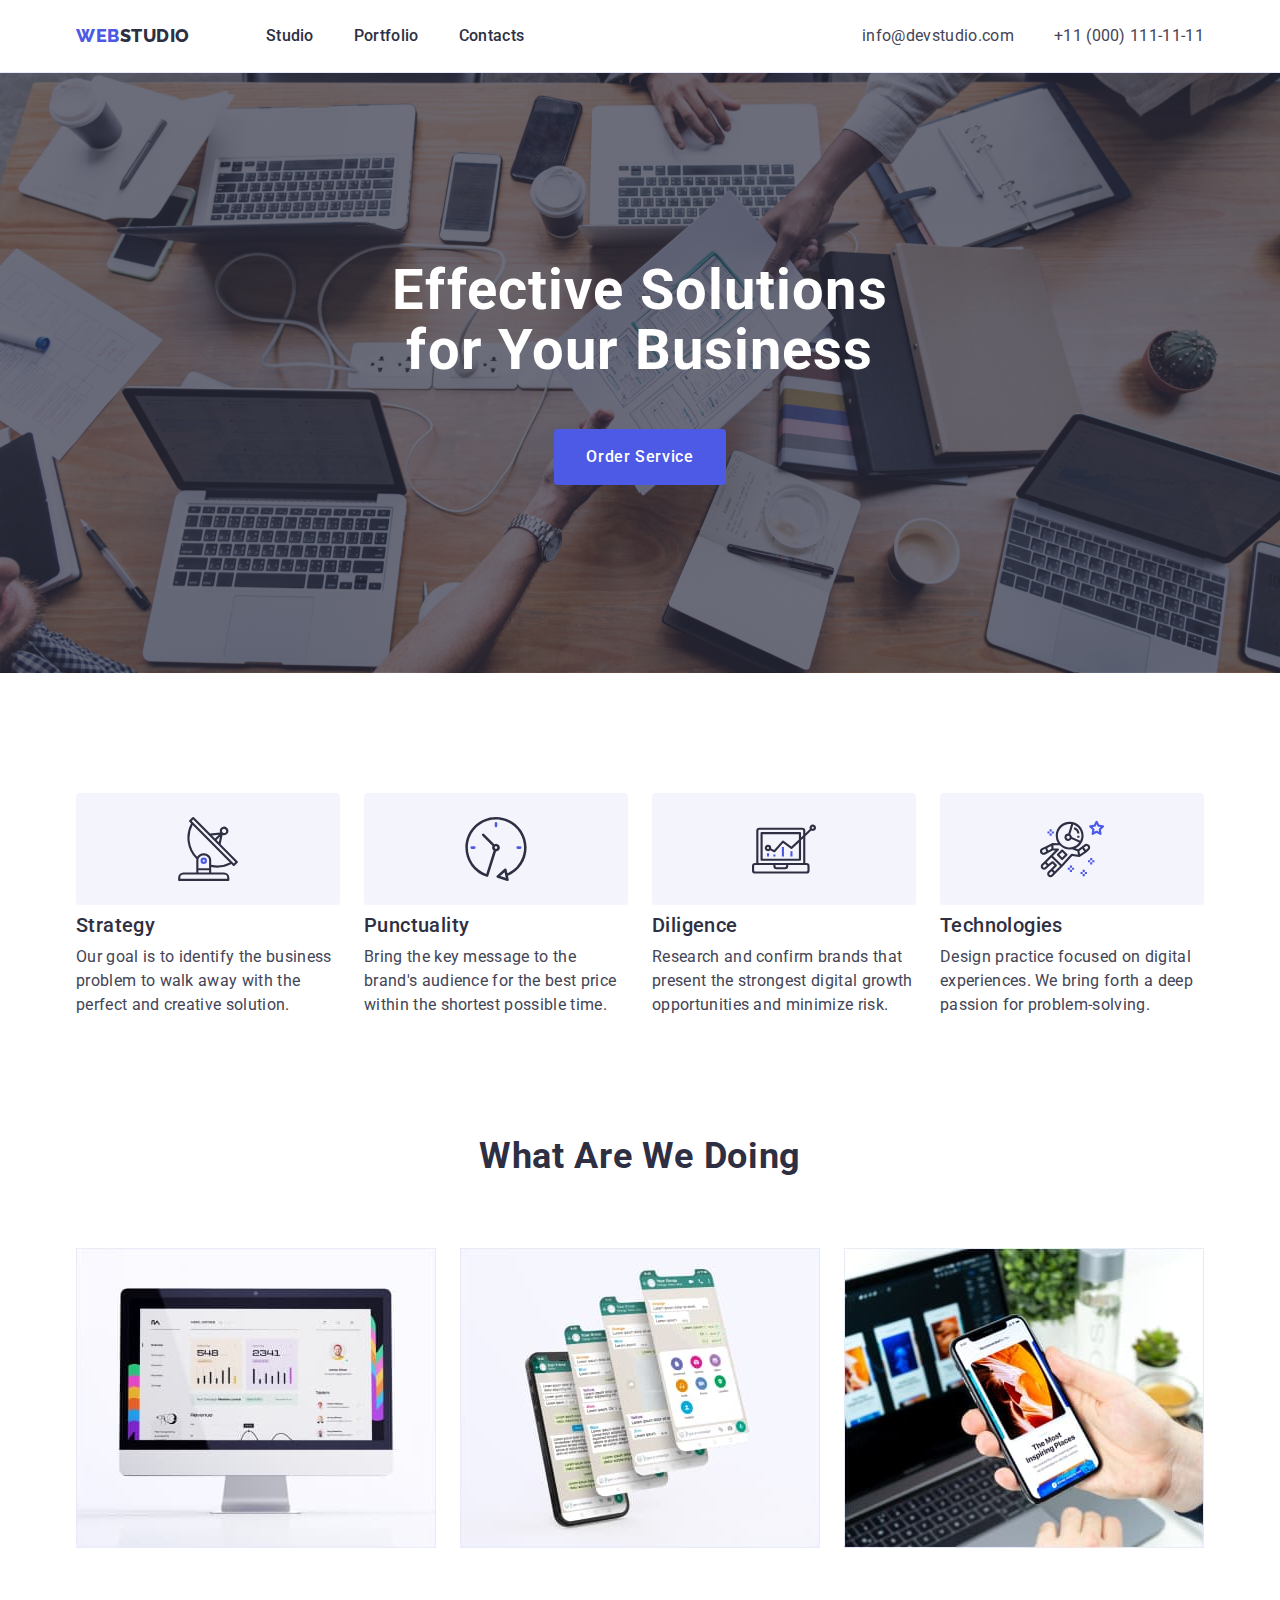
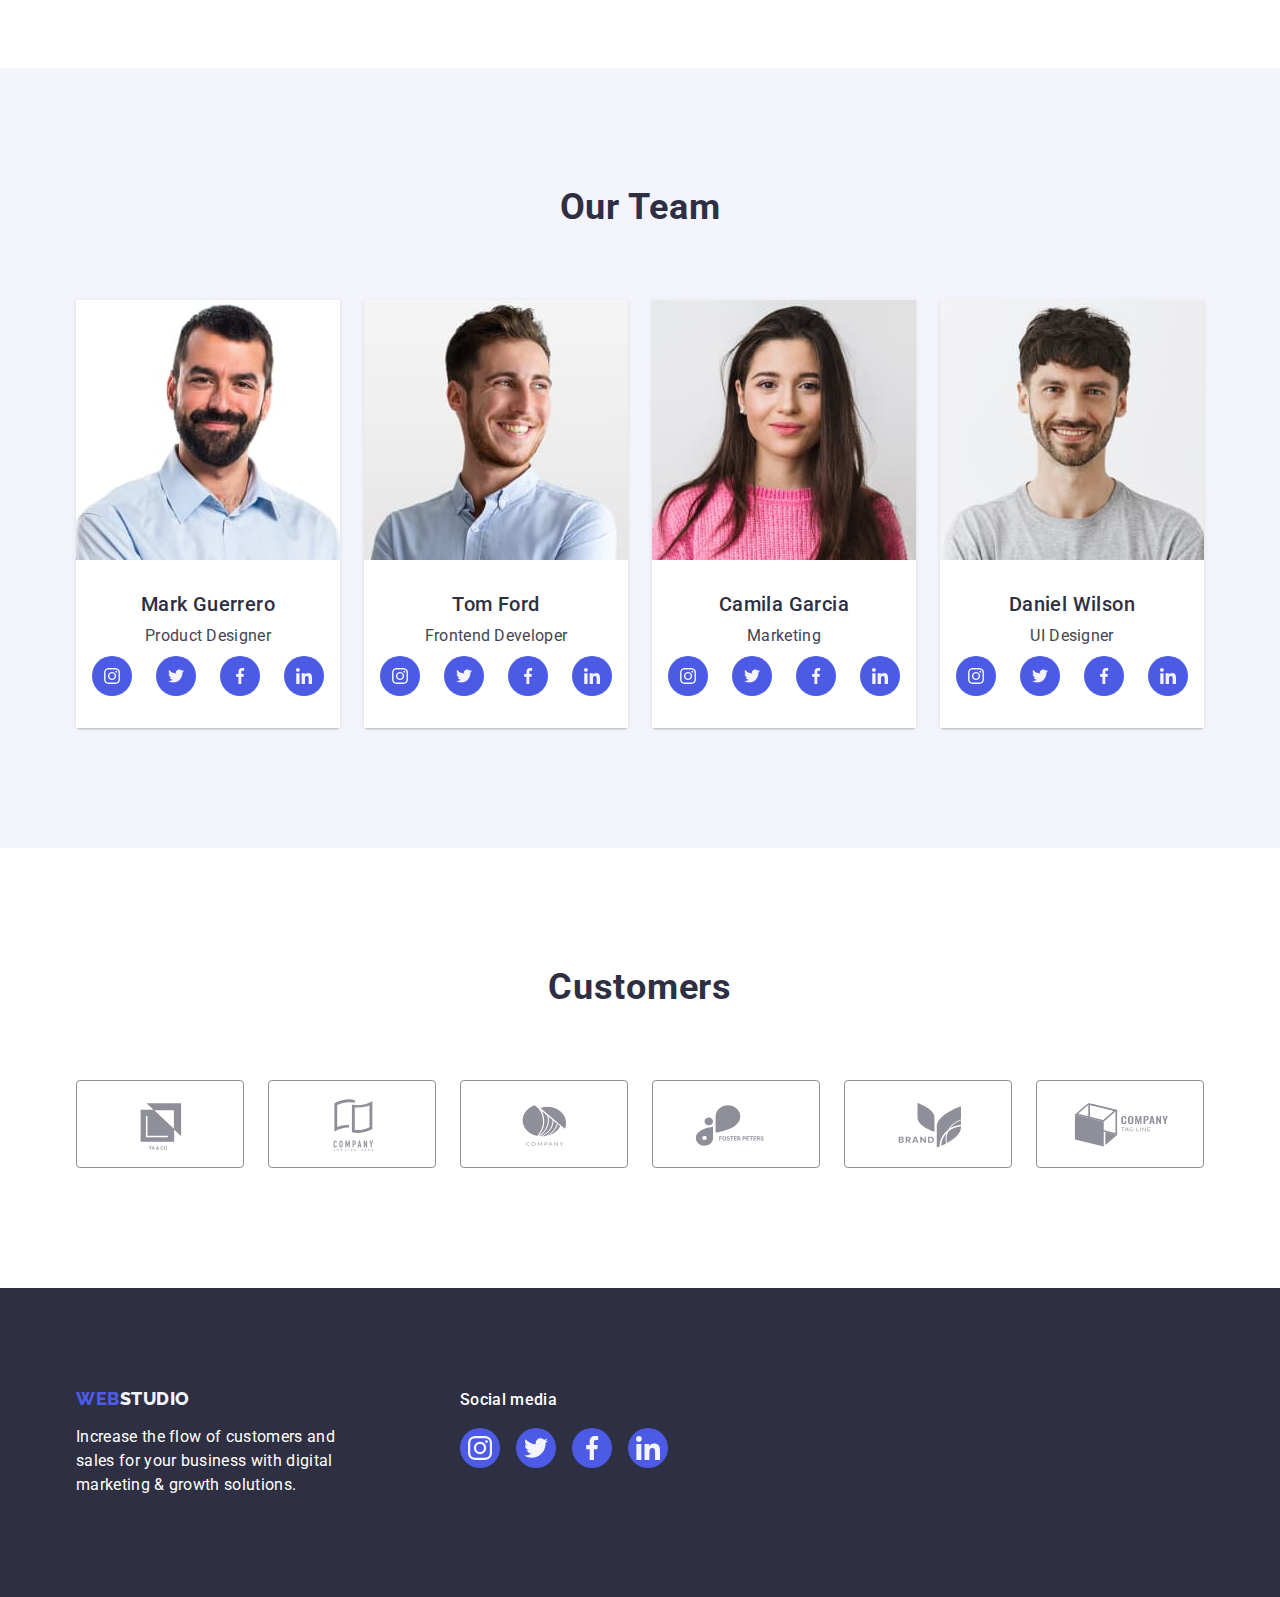
<file: index.html>
<!DOCTYPE html>
<html lang="en">
  <head>
    <meta charset="UTF-8" />
    <meta name="viewport" content="width=device-width, initial-scale=1.0" />
    <title>WebStudio</title>
    <link rel="preconnect" href="https://fonts.googleapis.com" />
    <link rel="preconnect" href="https://fonts.gstatic.com" crossorigin />
    <link rel="preconnect" href="https://fonts.googleapis.com" />
    <link rel="preconnect" href="https://fonts.gstatic.com" crossorigin />
    <link
      href="https://fonts.googleapis.com/css2?family=Raleway:wght@800&family=Roboto:wght@400;500;700;900&display=swap"
      rel="stylesheet"
    />
    <link
      rel="stylesheet"
      href="https://cdnjs.cloudflare.com/ajax/libs/modern-normalize/1.1.0/modern-normalize.min.css"
    />
    <link rel="stylesheet" href="./css/styles.css" />
  </head>

  <body>
    <!-- Хедер -->
    <header class="main-header">
      <div class="container main-menu-flex">
        <nav class="header-items">
          <a href="./index.html" class="logo link"
            >Web<span class="logo-header">Studio</span></a
          >
          <ul class="site-nav list">
            <li><a href="./index.html" class="main-menu link">Studio</a></li>
            <li>
              <a href="./portfolio.html" class="main-menu link">Portfolio</a>
            </li>
            <li><a href="" class="main-menu link">Contacts</a></li>
          </ul>
        </nav>
        <address class="contacts">
          <ul class="contacts-list list">
            <li>
              <a href="mailto:info@devstudio.com" class="contact-menu link"
                >info@devstudio.com</a
              >
            </li>
            <li>
              <a href="tel:+110001111111" class="contact-menu link"
                >+11 (000) 111-11-11</a
              >
            </li>
          </ul>
        </address>
      </div>
    </header>
    <main>
      <!-- Головна секція -->
      <section class="hero">
        <div class="container">
          <h1 class="hero-title">Effective Solutions for Your Business</h1>
          <button type="button" class="button">Order Service</button>
        </div>
      </section>

      <!-- Наші перваги -->
      <section class="advantages">
        <div class="container">
          <h2 class="section-title" hidden>Our advantages</h2>
          <ul class="advantages-list list">
            <li class="advantages-list-items">
              <div class="advantages-icons">
                <svg width="64" height="64">
                  <use href="./images/icons.svg#icon-strategy"></use>
                </svg>
              </div>
              <h3 class="title">Strategy</h3>
              <p class="paragraph">
                Our goal is to identify the business problem to walk away with
                the perfect and creative solution.
              </p>
            </li>
            <li class="advantages-list-items">
              <div class="advantages-icons">
                <svg width="64" height="64">
                  <use href="./images/icons.svg#icon-punctuality"></use>
                </svg>
              </div>
              <h3 class="title">Punctuality</h3>
              <p class="paragraph">
                Bring the key message to the brand's audience for the best price
                within the shortest possible time.
              </p>
            </li>
            <li class="advantages-list-items">
              <div class="advantages-icons">
                <svg width="64" height="64">
                  <use href="./images/icons.svg#icon-diligence"></use>
                </svg>
              </div>
              <h3 class="title">Diligence</h3>
              <p class="paragraph">
                Research and confirm brands that present the strongest digital
                growth opportunities and minimize risk.
              </p>
            </li>
            <li class="advantages-list-items">
              <div class="advantages-icons">
                <svg width="64" height="64">
                  <use href="./images/icons.svg#icon-technologies"></use>
                </svg>
              </div>
              <h3 class="title">Technologies</h3>
              <p class="paragraph">
                Design practice focused on digital experiences. We bring forth a
                deep passion for problem-solving.
              </p>
            </li>
          </ul>
        </div>
      </section>

      <!-- Що ми робимо -->
      <section class="worksection">
        <div class="container">
          <h2 class="section-title">What are we doing</h2>
          <ul class="work list">
            <li class="work-items">
              <img
                src="./images/img1.jpg"
                alt="iMac"
                width="360"
                height="300"
              />
            </li>
            <li class="work-items">
              <img
                src="./images/img2.jpg"
                alt="iPhone Screenshot"
                width="360"
                height="300"
              />
            </li>
            <li class="work-items">
              <img
                src="./images/img3.jpg"
                alt="MacBook and iPhone"
                width="360"
                height="300"
              />
            </li>
          </ul>
        </div>
      </section>

      <!-- Наша команда -->
      <section class="section team">
        <div class="container">
          <h2 class="section-title">Our Team</h2>
          <ul class="teammates list">
            <li class="teammates-items">
              <img src="./images/img4.jpg" alt="Mark Guerrero" width="264" />
              <div class="team-item">
                <h3 class="name">Mark Guerrero</h3>
                <p class="paragraph">Product Designer</p>
                <ul class="social-icons list">
                  <li class="social-icons-item">
                    <a href="" class="social-link">
                      <svg width="16" height="16" class="social-list-ico">
                        <use href="./images/icons.svg#icon-instagram"></use>
                      </svg>
                    </a>
                  </li>
                  <li class="social-icons-item">
                    <a href="" class="social-link">
                      <svg width="16" height="16" class="social-list-ico">
                        <use href="./images/icons.svg#icon-twitter"></use>
                      </svg>
                    </a>
                  </li>
                  <li class="social-icons-item">
                    <a href="" class="social-link">
                      <svg width="16" height="16" class="social-list-ico">
                        <use href="./images/icons.svg#icon-facebook"></use>
                      </svg>
                    </a>
                  </li>
                  <li class="social-icons-item">
                    <a href="" class="social-link">
                      <svg width="16" height="16" class="social-list-ico">
                        <use href="./images/icons.svg#icon-linkedin"></use>
                      </svg>
                    </a>
                  </li>
                </ul>
              </div>
            </li>
            <li class="teammates-items">
              <img src="./images/img5.jpg" alt="Tom Ford" width="264" />
              <div class="team-item">
                <h3 class="name">Tom Ford</h3>
                <p class="paragraph">Frontend Developer</p>
                <ul class="social-icons list">
                  <li class="social-icons-item">
                    <a href="" class="social-link">
                      <svg width="16" height="16" class="social-list-ico">
                        <use href="./images/icons.svg#icon-instagram"></use>
                      </svg>
                    </a>
                  </li>
                  <li class="social-icons-item">
                    <a href="" class="social-link">
                      <svg width="16" height="16" class="social-list-ico">
                        <use href="./images/icons.svg#icon-twitter"></use>
                      </svg>
                    </a>
                  </li>
                  <li class="social-icons-item">
                    <a href="" class="social-link">
                      <svg width="16" height="16" class="social-list-ico">
                        <use href="./images/icons.svg#icon-facebook"></use>
                      </svg>
                    </a>
                  </li>
                  <li class="social-icons-item">
                    <a href="" class="social-link">
                      <svg width="16" height="16" class="social-list-ico">
                        <use href="./images/icons.svg#icon-linkedin"></use>
                      </svg>
                    </a>
                  </li>
                </ul>
              </div>
            </li>
            <li class="teammates-items">
              <img src="./images/img6.jpg" alt="Camila Garcia" width="264" />
              <div class="team-item">
                <h3 class="name">Camila Garcia</h3>
                <p class="paragraph">Marketing</p>
                <ul class="social-icons list">
                  <li class="social-icons-item">
                    <a href="" class="social-link">
                      <svg width="16" height="16" class="social-list-ico">
                        <use href="./images/icons.svg#icon-instagram"></use>
                      </svg>
                    </a>
                  </li>
                  <li class="social-icons-item">
                    <a href="" class="social-link">
                      <svg width="16" height="16" class="social-list-ico">
                        <use href="./images/icons.svg#icon-twitter"></use>
                      </svg>
                    </a>
                  </li>
                  <li class="social-icons-item">
                    <a href="" class="social-link">
                      <svg width="16" height="16" class="social-list-ico">
                        <use href="./images/icons.svg#icon-facebook"></use>
                      </svg>
                    </a>
                  </li>
                  <li class="social-icons-item">
                    <a href="" class="social-link">
                      <svg width="16" height="16" class="social-list-ico">
                        <use href="./images/icons.svg#icon-linkedin"></use>
                      </svg>
                    </a>
                  </li>
                </ul>
              </div>
            </li>
            <li class="teammates-items">
              <img src="./images/img7.jpg" alt="Daniel Wilson" width="264" />
              <div class="team-item">
                <h3 class="name">Daniel Wilson</h3>
                <p class="paragraph">UI Designer</p>
                <ul class="social-icons list">
                  <li class="social-icons-item">
                    <a href="" class="social-link">
                      <svg width="16" height="16" class="social-list-ico">
                        <use href="./images/icons.svg#icon-instagram"></use>
                      </svg>
                    </a>
                  </li>
                  <li class="social-icons-item">
                    <a href="" class="social-link">
                      <svg width="16" height="16" class="social-list-ico">
                        <use href="./images/icons.svg#icon-twitter"></use>
                      </svg>
                    </a>
                  </li>
                  <li class="social-icons-item">
                    <a href="" class="social-link">
                      <svg width="16" height="16" class="social-list-ico">
                        <use href="./images/icons.svg#icon-facebook"></use>
                      </svg>
                    </a>
                  </li>
                  <li class="social-icons-item">
                    <a href="" class="social-link">
                      <svg width="16" height="16" class="social-list-ico">
                        <use href="./images/icons.svg#icon-linkedin"></use>
                      </svg>
                    </a>
                  </li>
                </ul>
              </div>
            </li>
          </ul>
        </div>
      </section>
      <section class="section-customers">
        <div class="container">
          <h2 class="section-title">Customers</h2>
          <ul class="customers-list list">
            <li class="customers-list-item">
              <a href="" class="customers-link">
                <svg width="104" height="56" class="customers-icon">
                  <use href="./images/icons.svg#icon-customers1"></use>
                </svg>
              </a>
            </li>
            <li class="customers-list-item">
              <a href="" class="customers-link">
                <svg width="104" height="56" class="customers-icon">
                  <use href="./images/icons.svg#icon-customers2"></use>
                </svg>
              </a>
            </li>
            <li class="customers-list-item">
              <a href="" class="customers-link">
                <svg width="104" height="56" class="customers-icon">
                  <use href="./images/icons.svg#icon-customers3"></use>
                </svg>
              </a>
            </li>
            <li class="customers-list-item">
              <a href="" class="customers-link">
                <svg width="104" height="56" class="customers-icon">
                  <use href="./images/icons.svg#icon-customers4"></use>
                </svg>
              </a>
            </li>
            <li class="customers-list-item">
              <a href="" class="customers-link">
                <svg width="104" height="56" class="customers-icon">
                  <use href="./images/icons.svg#icon-customers5"></use>
                </svg>
              </a>
            </li>
            <li class="customers-list-item">
              <a href="" class="customers-link">
                <svg width="104" height="56" class="customers-icon">
                  <use href="./images/icons.svg#icon-customers6"></use>
                </svg>
              </a>
            </li>
          </ul>
        </div>
      </section>
    </main>

    <!-- Футер -->
    <footer class="footer">
      <div class="container flex-container">
        <div class="footer-logo">
          <a href="./index.html" class="logo link"
            >Web<span class="logo-footer">Studio</span></a
          >
          <p class="footer-text">
            Increase the flow of customers and sales for your business with
            digital marketing & growth solutions.
          </p>
        </div>
        <div class="footer-social">
          <p class="footer-social-text">Social media</p>
          <ul class="footer-social-icons list">
            <li class="footer-social-item">
              <a href="" class="footer-social-links">
                <svg width="24" height="24" class="footer-social-ico">
                  <use href="./images/icons.svg#icon-instagram"></use>
                </svg>
              </a>
            </li>
            <li class="footer-social-item">
              <a href="" class="footer-social-links">
                <svg width="24" height="24" class="footer-social-ico">
                  <use href="./images/icons.svg#icon-twitter"></use>
                </svg>
              </a>
            </li>
            <li class="footer-social-item">
              <a href="" class="footer-social-links">
                <svg width="24" height="24" class="footer-social-ico">
                  <use href="./images/icons.svg#icon-facebook"></use>
                </svg>
              </a>
            </li>
            <li class="footer-social-item">
              <a href="" class="footer-social-links">
                <svg width="24" height="24" class="footer-social-ico">
                  <use href="./images/icons.svg#icon-linkedin"></use>
                </svg>
              </a>
            </li>
          </ul>
        </div>
      </div>
    </footer>
  </body>
</html>
</file>
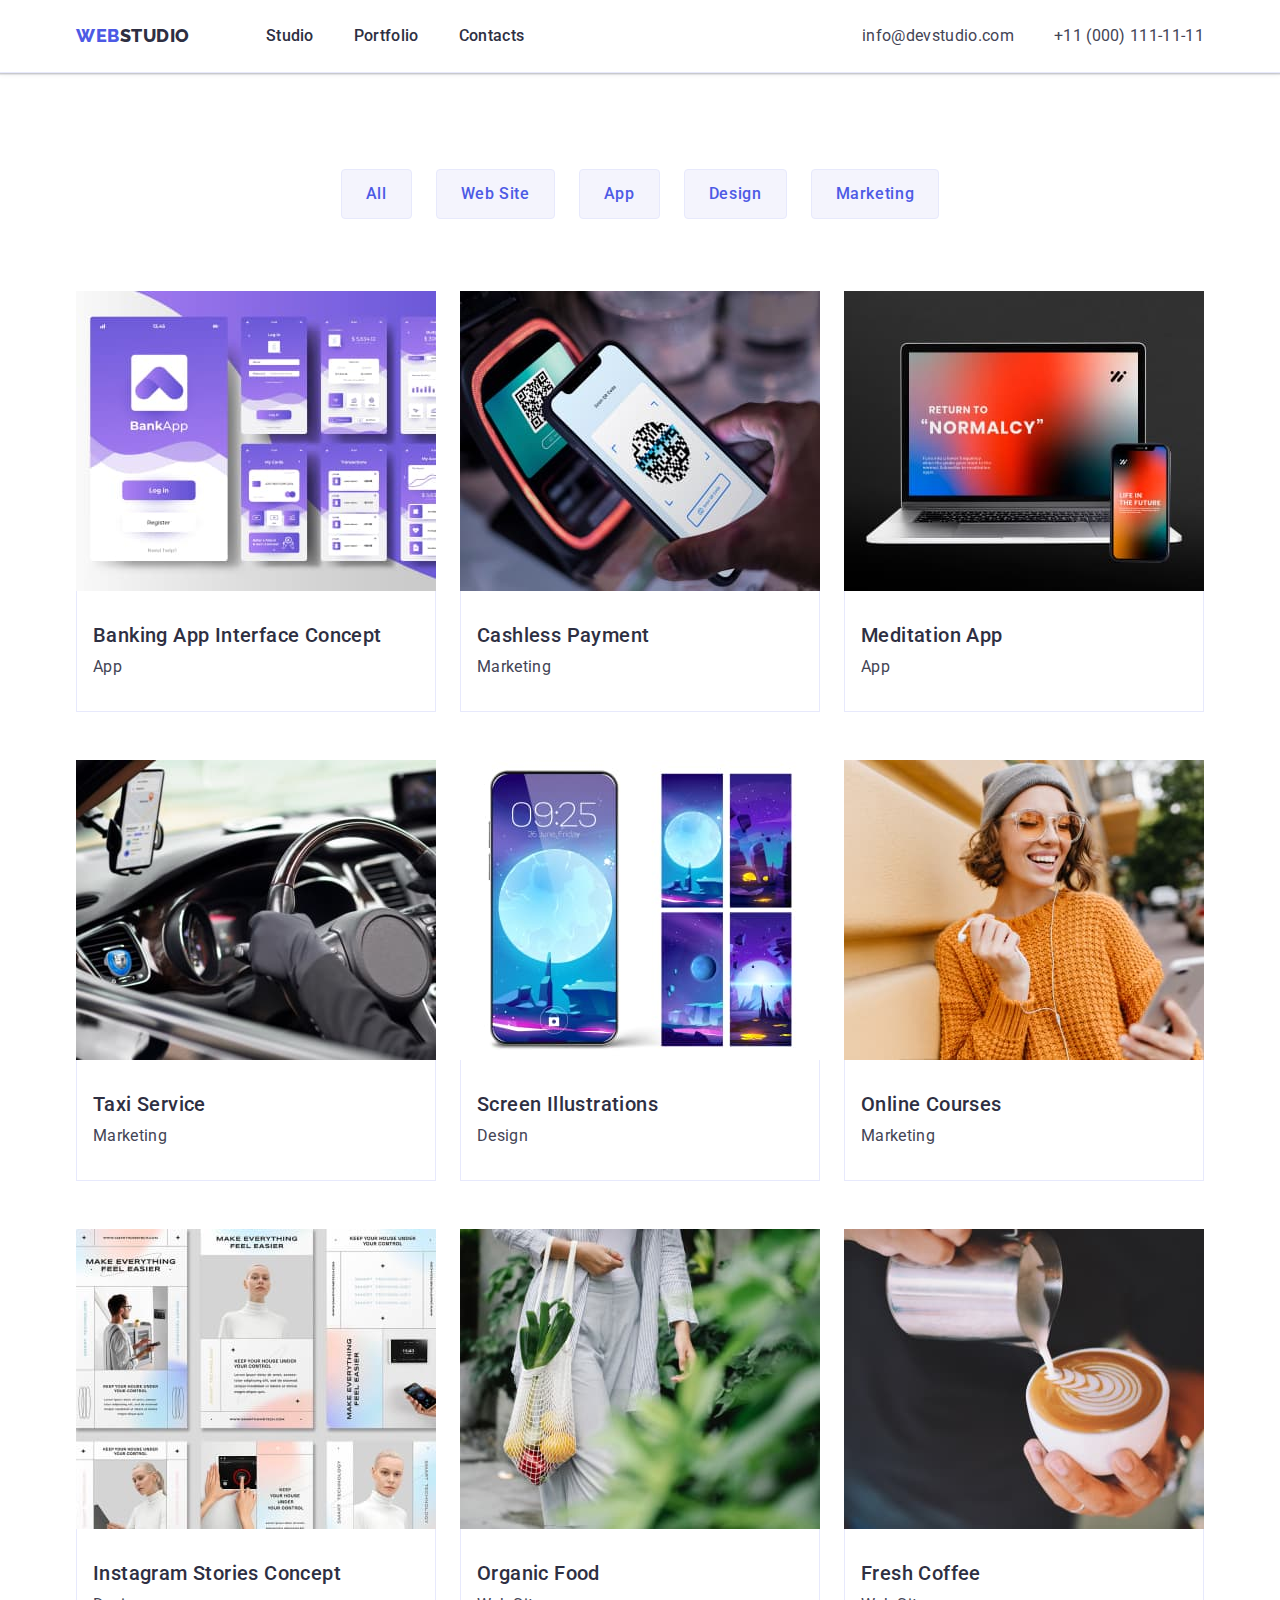
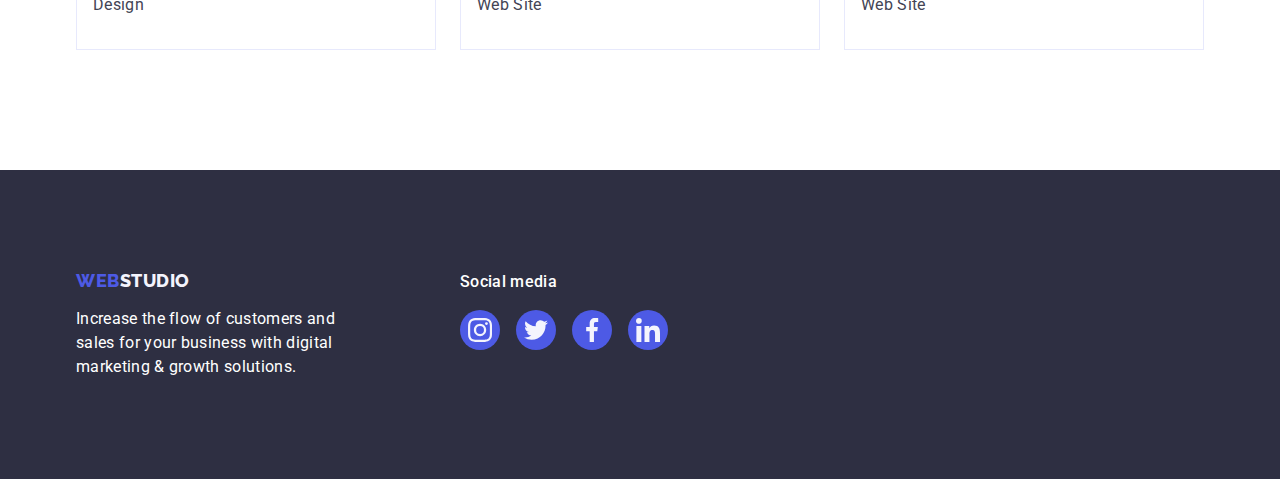
<file: portfolio.html>
<!DOCTYPE html>
<html lang="en">
  <head>
    <meta charset="UTF-8" />
    <meta name="viewport" content="width=device-width, initial-scale=1.0" />
    <title>Portfolio</title>
    <link rel="preconnect" href="https://fonts.googleapis.com" />
    <link rel="preconnect" href="https://fonts.gstatic.com" crossorigin />
    <link rel="preconnect" href="https://fonts.googleapis.com" />
    <link rel="preconnect" href="https://fonts.gstatic.com" crossorigin />
    <link
      href="https://fonts.googleapis.com/css2?family=Raleway:wght@800&family=Roboto:wght@400;500;700;900&display=swap"
      rel="stylesheet"
    />
    <link
      rel="stylesheet"
      href="https://cdnjs.cloudflare.com/ajax/libs/modern-normalize/1.1.0/modern-normalize.min.css"
    />
    <link rel="stylesheet" href="./css/styles.css" />
  </head>

  <body>
    <!-- Хедер -->
    <header class="main-header">
      <div class="container main-menu-flex">
        <nav class="header-items">
          <a href="./index.html" class="logo link"
            >Web<span class="logo-header">Studio</span></a
          >
          <ul class="site-nav list">
            <li><a href="./index.html" class="main-menu link">Studio</a></li>
            <li>
              <a href="./portfolio.html" class="main-menu link">Portfolio</a>
            </li>
            <li><a href="" class="main-menu link">Contacts</a></li>
          </ul>
        </nav>
        <address class="contacts">
          <ul class="contacts-list list">
            <li>
              <a href="mailto:info@devstudio.com" class="contact-menu link"
                >info@devstudio.com</a
              >
            </li>
            <li>
              <a href="tel:+110001111111" class="contact-menu link"
                >+11 (000) 111-11-11</a
              >
            </li>
          </ul>
        </address>
      </div>
    </header>
    <main>
      <section class="portfolio-section">
        <div class="container hero-bg">
          <h1 hidden>Portfolio of WebStudio</h1>
          <ul class="button-list list">
            <li><button type="button" class="button-port">All</button></li>
            <li><button type="button" class="button-port">Web Site</button></li>
            <li><button type="button" class="button-port">App</button></li>
            <li><button type="button" class="button-port">Design</button></li>
            <li>
              <button type="button" class="button-port">Marketing</button>
            </li>
          </ul>
          <ul class="portfolio-list list">
            <li class="portfolio-list-item">
              <a href="" class="link"
                ><img
                  src="./images/portfolio/img.jpg"
                  alt="banking app screenshots"
                  width="360"
                />
                <div class="post-disc">
                  <h2 class="portfolio-name">Banking App Interface Concept</h2>
                  <p class="paragraph">App</p>
                </div>
              </a>
            </li>
            <li class="portfolio-list-item">
              <a href="" class="link">
                <img
                  src="./images/portfolio/img2.jpg"
                  alt="smartphone pay qr-code"
                  width="360"
                />
                <div class="post-disc">
                  <h2 class="portfolio-name">Cashless Payment</h2>
                  <p class="paragraph">Marketing</p>
                </div></a
              >
            </li>
            <li class="portfolio-list-item">
              <a href="" class="link">
                <img
                  src="./images/portfolio/img3.jpg"
                  alt="macbook and iphone"
                  width="360"
                />
                <div class="post-disc">
                  <h2 class="portfolio-name">Meditation App</h2>
                  <p class="paragraph">App</p>
                </div></a
              >
            </li>
            <li class="portfolio-list-item">
              <a href="" class="link">
                <img
                  src="./images/portfolio/img4.jpg"
                  alt="hands on the rule in a car"
                  width="360"
                />
                <div class="post-disc">
                  <h2 class="portfolio-name">Taxi Service</h2>
                  <p class="paragraph">Marketing</p>
                </div></a
              >
            </li>
            <li class="portfolio-list-item">
              <a href="" class="link">
                <img
                  src="./images/portfolio/img5.jpg"
                  alt="wallpapers for smartphone"
                  width="360"
                />
                <div class="post-disc">
                  <h2 class="portfolio-name">Screen Illustrations</h2>
                  <p class="paragraph">Design</p>
                </div></a
              >
            </li>
            <li class="portfolio-list-item">
              <a href="" class="link">
                <img
                  src="./images/portfolio/img6.jpg"
                  alt="smiling girl with iphone and headphones"
                  width="360"
                />
                <div class="post-disc">
                  <h2 class="portfolio-name">Online Courses</h2>
                  <p class="paragraph">Marketing</p>
                </div></a
              >
            </li>
            <li class="portfolio-list-item">
              <a href="" class="link">
                <img
                  src="./images/portfolio/img7.jpg"
                  alt="instagran stories screenshots"
                  width="360"
                />
                <div class="post-disc">
                  <h2 class="portfolio-name">Instagram Stories Concept</h2>
                  <p class="paragraph">Design</p>
                </div></a
              >
            </li>
            <li class="portfolio-list-item">
              <a href="" class="link">
                <img
                  src="./images/portfolio/img8.jpg"
                  alt="bag with vegetables in hand"
                  width="360"
                />
                <div class="post-disc">
                  <h2 class="portfolio-name">Organic Food</h2>
                  <p class="paragraph">Web Site</p>
                </div></a
              >
            </li>
            <li class="portfolio-list-item">
              <a href="" class="link">
                <img
                  src="./images/portfolio/img9.jpg"
                  alt="making pattern on cup of coffee"
                  width="360"
                />
                <div class="post-disc">
                  <h2 class="portfolio-name">Fresh Coffee</h2>
                  <p class="paragraph">Web Site</p>
                </div></a
              >
            </li>
          </ul>
        </div>
      </section>
    </main>

    <!-- Футер -->
    <footer class="footer">
      <div class="container flex-container">
        <div class="footer-logo">
          <a href="./index.html" class="logo link"
            >Web<span class="logo-footer">Studio</span></a
          >
          <p class="footer-text">
            Increase the flow of customers and sales for your business with
            digital marketing & growth solutions.
          </p>
        </div>
        <div class="footer-social">
          <p class="footer-social-text">Social media</p>
          <ul class="footer-social-icons list">
            <li class="footer-social-item">
              <a href="" class="footer-social-links">
                <svg width="24" height="24" class="footer-social-ico">
                  <use href="./images/icons.svg#icon-instagram"></use>
                </svg>
              </a>
            </li>
            <li class="footer-social-item">
              <a href="" class="footer-social-links">
                <svg width="24" height="24" class="footer-social-ico">
                  <use href="./images/icons.svg#icon-twitter"></use>
                </svg>
              </a>
            </li>
            <li class="footer-social-item">
              <a href="" class="footer-social-links">
                <svg width="24" height="24" class="footer-social-ico">
                  <use href="./images/icons.svg#icon-facebook"></use>
                </svg>
              </a>
            </li>
            <li class="footer-social-item">
              <a href="" class="footer-social-links">
                <svg width="24" height="24" class="footer-social-ico">
                  <use href="./images/icons.svg#icon-linkedin"></use>
                </svg>
              </a>
            </li>
          </ul>
        </div>
      </div>
    </footer>
  </body>
</html>
</file>
<file: css/styles.css>
:root {
  --primery-text-color: #434455;
  --title-text-color: #2e2f42;
  --accent-color: #4d5ae5;
  --main-white-color: #ffffff;
  --hover-color: #404bbf;
  --botton-bg: #e7e9fc;
  --logo-footer: #f4f4fd;
  --customers-gray: #8e8f99;
  --footer-green: #31d0aa;
}

/* Головне */
body {
  color: var(--primery-text-color);
  font-family: "Roboto", sans-serif;
  font-weight: 400;
  background-color: var(--main-white-color);
  font-size: 16px;
  font-style: normal;
  line-height: 1.5;
  letter-spacing: 0.02em;
}

.list {
  list-style: none;
  margin: 0;
  padding: 0;
}

.link {
  text-decoration: none;
}

img {
  display: block;
}

/* Хедер */
.main-header {
  border-bottom: var(--botton-bg) solid 1px;
  box-shadow: 0px 2px 1px rgba(46, 47, 66, 0.08),
    0px 1px 1px rgba(46, 47, 66, 0.16), 0px 1px 6px rgba(46, 47, 66, 0.08);
}

.header-bottom {
  border-bottom: 1px solid var(--botton-bg);
}

/* Логотип */
.logo {
  display: inline-block;
  color: var(--accent-color);
  text-transform: uppercase;
  font-family: "Raleway", sans-serif;
  font-weight: 800;
  font-size: 18px;
  line-height: 1.17;
  letter-spacing: 0.03em;
  margin-right: 76px;
}

.logo-header {
  color: var(--title-text-color);
}

.logo > .logo-footer {
  color: var(--logo-footer);
}

/* Головна навігація */
.site-nav,
.contacts-list,
.header-items,
.main-menu-flex {
  display: flex;
}

.site-nav > li:not(:last-child) {
  margin-right: 40px;
}

.main-menu-flex {
  justify-content: space-between;
  align-items: center;
}

.header-items {
  align-items: center;
}

.main-menu {
  color: var(--title-text-color);
  font-weight: 500;
  text-decoration: none;
  font-weight: 500;
  display: block;
  padding-top: 24px;
  padding-bottom: 24px;
}

.main-menu:hover,
.main-menu:focus {
  color: var(--hover-color);
}

/* Авторизація */
.contacts {
  font-style: normal;
}

.contact-menu {
  font-style: normal;
  color: var(--primery-text-color);
  text-decoration: none;
}

.contact-menu:hover,
.contact-menu:focus {
  color: var(--hover-color);
}

.contacts-list {
  margin-left: auto;
}

.contacts-list > li:not(:last-child) {
  margin-right: 40px;
}

.container {
  width: 1158px;
  padding-left: 15px;
  padding-right: 15px;
  margin: 0 auto;
}

/* Герой */
.hero {
  padding: 188px 0;
  text-align: center;
  background-image: linear-gradient(
      rgba(46, 47, 66, 0.7),
      rgba(46, 47, 66, 0.7)
    ),
    url("../images/hero-back.jpg");
  background-position: center;
  background-repeat: no-repeat;
  max-width: 1440px;
  margin: 0 auto;
  background-size: cover;
}

.hero-title {
  font-size: 56px;
  color: var(--main-white-color);
  line-height: 1.07;
  text-align: center;
  letter-spacing: 0.02em;
  margin: 0 auto 48px;
  max-width: 496px;
}

/* Кнопка */
.button {
  display: block;
  color: var(--main-white-color);
  font-weight: 500;
  background: var(--accent-color);
  letter-spacing: 0.04em;
  font-family: "Roboto", sans-serif;
  font-size: 16px;
  line-height: 1.5;
  cursor: pointer;
  padding: 16px 32px;
  border: 0;
  border-radius: 4px;
  min-width: 169px;
  margin: 0 auto;
}

.button:hover,
.button:focus {
  background-color: var(--hover-color);
}

.button-port {
  color: var(--accent-color);
  font-weight: 500;
  background: var(--logo-footer);
  letter-spacing: 0.04em;
  font-family: "Roboto", sans-serif;
  font-size: 16px;
  line-height: 1.5;
  cursor: pointer;
  padding: 12px 24px;
  border: 1px solid var(--botton-bg);
  border-radius: 4px;
}

.button-port:hover,
.button-port:focus {
  color: var(--main-white-color);
  background: var(--hover-color);
  border: 1px solid transparent;
  box-shadow: 0px 3px 1px rgba(0, 0, 0, 0.1), 0px 2px 1px rgba(0, 0, 0, 0.08),
    0px 2px 2px rgba(0, 0, 0, 0.12);
}

/* Секції */
.advantages {
  padding: 120px 0;
}

.advantages-icons {
  background-color: var(--logo-footer);
  padding: 24px 100px;
  margin-bottom: 8px;
  border-radius: 4px;
  display: flex;
  align-items: center;
  justify-content: center;
  height: 112px;
}

.worksection {
  padding-bottom: 120px;
}

.section-title {
  color: var(--title-text-color);
  font-weight: 700;
  font-size: 36px;
  line-height: 1.1;
  text-transform: capitalize;
  letter-spacing: 0.02em;
  text-align: center;
  margin: 0 0 72px 0;
}

.advantages-list {
  display: flex;
}

.advantages-list > li:not(:last-child) {
  margin-right: 24px;
}

.advantages-list .title {
  color: var(--title-text-color);
  font-size: 20px;
  font-weight: 500;
  line-height: 1.2;
  letter-spacing: 0.02em;
  margin-top: 0;
  margin-bottom: 8px;
}

.work {
  display: flex;
}

.work > li:not(:last-child) {
  margin-right: 24px;
}

.teammates {
  display: flex;
}

.teammates > li:not(:last-child) {
  margin-right: 24px;
}

.team {
  background-color: var(--logo-footer);
  padding: 120px 0;
}

.teammates .name {
  color: var(--title-text-color);
  font-weight: 500;
  font-size: 20px;
  line-height: 1.2;
  letter-spacing: 0.02em;
  margin: 0 0 8px 0;
}

.team-item {
  background-color: var(--main-white-color);
  padding: 32px 0;
  width: 264px;
  text-align: center;
}

.teammates-items {
  border-radius: 0px 0px 4px 4px;
  box-shadow: 0px 1px 6px rgba(46, 47, 66, 0.08),
    0px 1px 1px rgba(46, 47, 66, 0.16), 0px 2px 1px rgba(46, 47, 66, 0.08);
}

.social-icons {
  display: flex;
  gap: 24px;
  justify-content: center;
  margin-top: 8px;
}

.social-link {
  display: flex;
  width: 40px;
  height: 40px;
  background-color: var(--accent-color);
  border-radius: 50%;
  justify-content: center;
  align-items: center;
  fill: var(--logo-footer);
}

.social-link:hover,
.social-link:focus {
  background-color: var(--hover-color);
}

.paragraph {
  color: var(--primery-text-color);
  margin: 0;
  max-width: 264px;
}

.customers-list {
  display: flex;
  gap: 24px;
  justify-content: center;
}

.customers-list-item {
  width: calc((100% - 120px) / 6);
  height: 88px;
}

.customers-link {
  display: flex;
  border: 1px solid var(--customers-gray);
  border-radius: 4px;
  padding: 16px 32px;
  align-items: center;
  justify-content: center;
  color: var(--customers-gray);
  height: 100%;
}

.customers-link:hover,
.customers-link:focus {
  border: 1px solid var(--hover-color);
  color: var(--hover-color);
}

.section-customers {
  padding-top: 120px;
  padding-bottom: 120px;
}

.customers-icon {
  fill: var(--customers-gray);
  color: currentColor;
}

.customers-link:hover .customers-icon,
.customers-link:focus .customers-icon {
  fill: var(--hover-color);
}

.portfolio-section {
  padding: 96px 0 120px;
}

.button-list {
  margin-bottom: 72px;
  display: flex;
  justify-content: center;
}

.button-list > li:not(:last-child) {
  margin-right: 24px;
}

.portfolio-list {
  display: flex;
  flex-wrap: wrap;
  gap: 24px;
  row-gap: 48px;
}

.portfolio-list-item a {
  display: block;
}

.portfolio-list-item .link:hover,
.portfolio-list-item .link:focus {
  box-shadow: 0px 1px 6px rgba(46, 47, 66, 0.08),
    0px 1px 1px rgba(46, 47, 66, 0.16), 0px 2px 1px rgba(46, 47, 66, 0.08);
}

.portfolio-list .portfolio-name {
  color: var(--title-text-color);
  font-weight: 500;
  font-size: 20px;
  line-height: 1.2;
  letter-spacing: 0.02em;
  margin: 0 0 8px 0;
}

.post-disc {
  padding: 32px 16px;
  width: 360px;
  border-bottom: 1px solid var(--botton-bg);
  border-left: 1px solid var(--botton-bg);
  border-right: 1px solid var(--botton-bg);
}

/* Футер */
.footer {
  background-color: var(--title-text-color);
  padding: 100px 0;
}

.footer .logo {
  margin-bottom: 16px;
}

.flex-container {
  display: flex;
  align-items: baseline;
}

.footer-logo {
  margin-right: 120px;
}

.footer-social {
  color: var(--main-white-color);
  font-weight: 500;
}

.footer-social p {
  margin: 0 0 16px;
}

.footer-text {
  color: var(--main-white-color);
  margin: 0;
  max-width: 264px;
}

.footer-social-icons {
  display: flex;
  gap: 16px;
}

.footer-social-ico {
  fill: var(--logo-footer);
}

.footer-social-links {
  display: flex;
  width: 40px;
  height: 40px;
  border-radius: 50%;
  background-color: var(--accent-color);
  justify-content: center;
  align-items: center;
}

.footer-social-links:hover,
.footer-social-links:focus {
  background-color: var(--footer-green);
}
</file>
